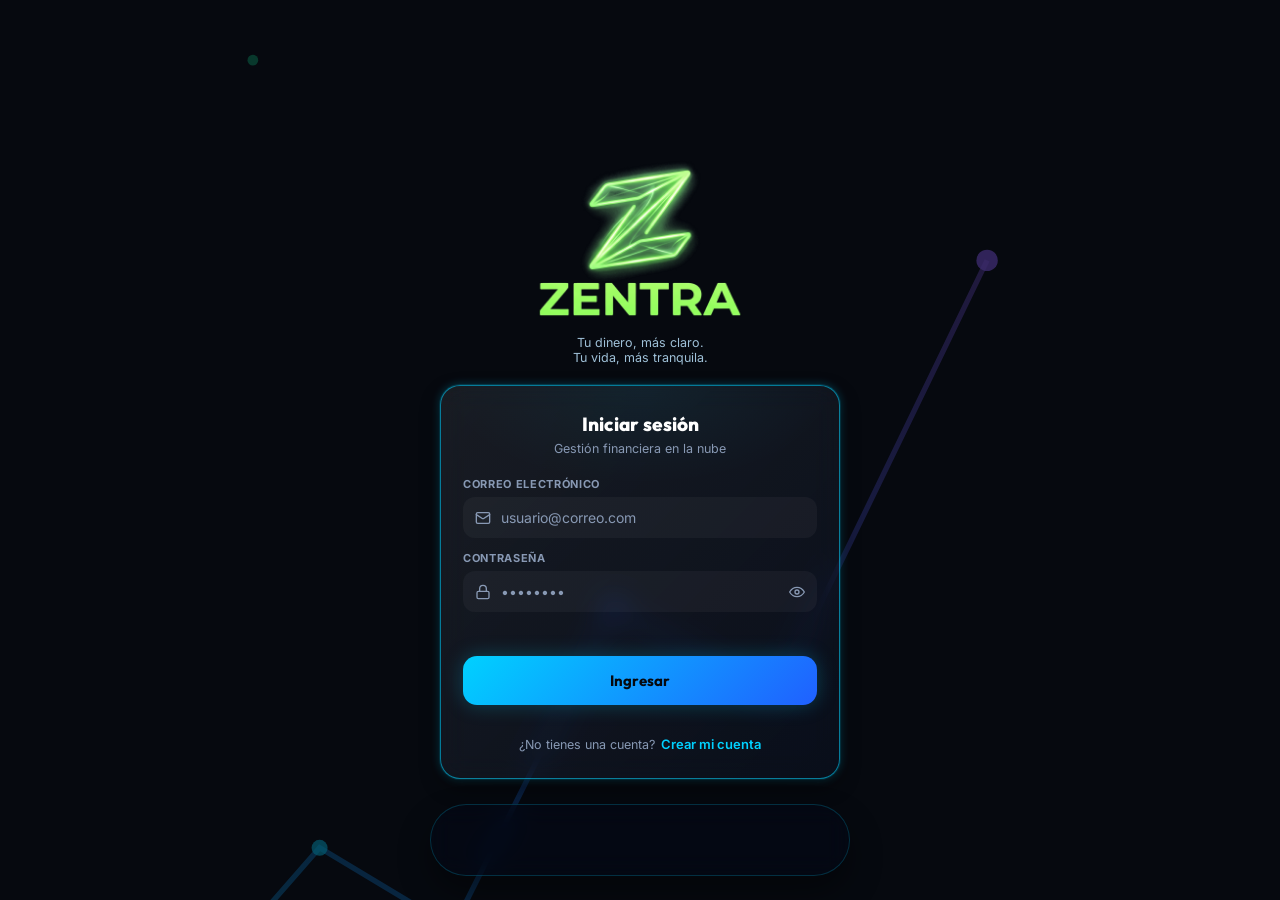
<file: index.html>
<!DOCTYPE html>
<html lang="es">
<head>
  <meta charset="UTF-8">
  <meta name="viewport" content="width=device-width, initial-scale=1.0, maximum-scale=1.0, user-scalable=no">
  <title>Zentra</title>
  <link rel="icon" type="image/png" sizes="32x32" href="./assets/branding/favicon-32.png?v=20260920">
  <link rel="icon" type="image/png" sizes="48x48" href="./assets/branding/favicon-48.png?v=20260920">
  <link rel="apple-touch-icon" href="./assets/branding/apple-touch-icon.png?v=20260920">
  <link rel="stylesheet" href="./css/variables.css?v=20260920">
  <link rel="stylesheet" href="./css/main.css?v=20260920">
  <style>
    html, body { overflow-x:hidden !important; width:100%; max-width:100vw; position:relative; touch-action:pan-y; box-sizing:border-box; margin:0; padding:0; }
    #view { width:100%; box-sizing:border-box; padding-left:16px; padding-right:16px; }
    .hero { width:100%; box-sizing:border-box; margin-left:0; margin-right:0; }
    ::-webkit-scrollbar { width:4px; }
    ::-webkit-scrollbar-track { background:transparent; }
    ::-webkit-scrollbar-thumb { background:rgba(255,255,255,.2); border-radius:8px; }
    button[data-action="export-backup"], button[data-action="import-backup"], button[data-action="reset-data"] { display:none !important; }
    #boot-error { display:none; min-height:100vh; box-sizing:border-box; padding:40px 20px; align-items:center; justify-content:center; background:#020408; color:#fff; font-family:-apple-system,BlinkMacSystemFont,"Segoe UI",sans-serif; }
    #boot-error-card { width:100%; max-width:520px; box-sizing:border-box; padding:24px; border-radius:24px; background:#0b1326; border:1px solid rgba(244,63,94,.45); box-shadow:0 20px 60px rgba(0,0,0,.5); }
    #boot-error-title { font-size:20px; font-weight:800; margin-bottom:10px; color:#ff4d6d; }
    #boot-error-message { font-size:13px; line-height:1.5; color:#cbd5e1; word-break:break-word; white-space:pre-wrap; }
  </style>
</head>
<body>
  <div id="root">
    <div id="view"></div>
    <nav id="tabbar" class="tabbar"></nav>
    <div id="overlays"></div>
  </div>
  <input type="file" id="import-file" style="display:none" accept=".json">
  <input type="file" id="global-camera-input" style="display:none" accept="image/*" capture="environment">
  <div id="boot-error">
    <div id="boot-error-card">
      <div id="boot-error-title">Error al iniciar Zentra</div>
      <div id="boot-error-message">Cargando la aplicación...</div>
    </div>
  </div>
  <script>
    (async function () {
      try {
        await import('./js/app.js?v=20260920-0100');
      } catch (error) {
        console.error('Error cargando Zentra:', error);
        document.getElementById('view').innerHTML = '';
        document.getElementById('tabbar').innerHTML = '';
        document.getElementById('overlays').innerHTML = '';
        document.getElementById('boot-error-message').textContent = error?.stack || error?.message || String(error);
        document.getElementById('boot-error').style.display = 'flex';
      }
    })();
  </script>
</body>
</html>
</file>
<file: css/variables.css>
@import url('https://fonts.googleapis.com/css2?family=Outfit:wght@300;400;500;600;700;800&family=Inter:wght@300;400;500;600;700&family=JetBrains+Mono:wght@400;500;600&display=swap');

:root{
  /* =====================================================================
     TOKENS — trasladados de figma_mis_finanzas/src/index.css (fuente de
     verdad visual). Se conservan los NOMBRES de variable ya usados en
     main.css para no tener que reescribir cada regla; solo se corrigen
     los VALORES para que coincidan exactamente con Figma.
     ===================================================================== */
  --bg:#06090f;
  /* LIQUID GLASS (FASE 1B.4): superficie realmente translúcida — antes
     rgba(...,0.82) era casi opaca. Con backdrop-filter blur+saturate en la
     regla base de las tarjetas, esto deja intuir el fondo detrás. */
  --card: linear-gradient(135deg, rgba(255, 255, 255, 0.08) 0%, rgba(13, 20, 36, 0.5) 100%);
  --card-alt:rgba(13, 20, 36, 0.45);
  /* FASE 1B.6: menos blur, más definición — "NEON EN LOS BORDES > BLUR EN
     LAS SUPERFICIES". Antes blur(28px) saturate(160%) lavaba el contraste. */
  --glass-blur: blur(14px) saturate(140%);
  --ink:#F0F4FC; --ink-muted:#8899B4;
  --line:rgba(0, 209, 255, 0.2);
  --violet:#00D1FF; --violet-dark:#0284C7; --pink:#00D1FF;
  --income:#10B981; --income-bg:rgba(16, 185, 129, 0.15);
  --expense:#E11D48; --expense-bg:rgba(225, 29, 72, 0.12);
  --amber:#F59E0B; --amber-bg:rgba(245, 158, 11, 0.15);
  /* Sombra oscura y contenida (antes 40px de blur, demasiado grande) */
  --shadow: 0 8px 22px 0 rgba(0, 0, 0, 0.45);
  --border-glass: 1px solid rgba(255, 255, 255, 0.08);
  /* Glow de precisión: capa ajustada al tamaño real del elemento (chip, dot,
     icono) en vez de un halo grande y difuso. Ver sección 15 de FASE 1B.3. */
  --glow-cyan: 0 0 8px rgba(0, 209, 255, 0.3), 0 0 1px rgba(255, 255, 255, 0.2);

  /* =====================================================================
     SISTEMA VISUAL GLOBAL — Neon futurista + Glassmorphism (Mis Finanzas)
     Se usa en TODAS las pantallas (Dashboard, Movimientos, Créditos,
     Categorías, Facturas, menú +, sheets/modales, dock).
     ===================================================================== */
  --dash-deep:#080C15;
  /* Translúcidos (antes hex sólidos): el balance-card usa estos tonos en su
     gradiente de fondo y debe seguir siendo Liquid Glass, no una caja opaca. */
  --dash-surface:rgba(13, 20, 32, 0.55);
  --dash-surface-elevated:rgba(14, 22, 38, 0.6);
  --dash-border-neon:rgba(0, 209, 255, 0.2);

  --neon-cyan:#00D1FF;
  --neon-blue:#2060FF;
  --neon-violet:#8B5CF6;
  --neon-accent:#00D1FF;
  /* FASE 1B.6: valores más vivos/eléctricos (antes duplicaban --income/
     --expense, tonos apagados). --income/--expense siguen igual para
     montos de transacciones; estos tokens son para acentos/bordes/glow. */
  --neon-green:#10F5A0;
  --neon-red:#FF1744;
  --neon-pink:#FF2D8D;
  --acid-green:#B6FF00;
  --neon-orange:#FF7A00;
  --wine:#9B1239;

  /* Glow ambiental para superficies (cards, sheets): muy sutil, de fondo */
  --glow-ambient: 0 0 22px rgba(0, 209, 255, 0.05);

  /* Retroiluminación de tarjetas (FASE 1B.3): gradiente radial tenue para
     ::before, no un box-shadow único y grande. Color semántico por tarjeta. */
  --ambient-cyan: radial-gradient(ellipse 70% 60% at 50% 0%, rgba(0, 209, 255, 0.055), transparent 70%);
  --ambient-green: radial-gradient(ellipse 70% 60% at 50% 0%, rgba(16, 245, 160, 0.06), transparent 70%);
  --ambient-red: radial-gradient(ellipse 70% 60% at 50% 0%, rgba(255, 23, 68, 0.05), transparent 70%);
  --ambient-violet: radial-gradient(ellipse 70% 60% at 50% 0%, rgba(139, 92, 246, 0.055), transparent 70%);
  --ambient-pink: radial-gradient(ellipse 70% 60% at 50% 0%, rgba(255, 45, 141, 0.055), transparent 70%);

  /* Glow selectivo: solo para acciones/estados activos/gráficos/botón + */
  --glow-cyan-strong: 0 0 10px rgba(0, 209, 255, 0.25);
  --glow-blue: 0 0 8px rgba(32, 96, 255, 0.35), 0 0 18px rgba(32, 96, 255, 0.12);
  --glow-purple: 0 0 20px rgba(139, 92, 246, 0.2);
  --glow-green: 0 0 16px rgba(16, 185, 129, 0.2);
  --glow-red: 0 0 7px rgba(225, 29, 72, 0.3), 0 0 16px rgba(225, 29, 72, 0.12);

  /* ---- NEON GLASS (FASE 1B.6): bordes retroiluminados ----
     Aro fino + glow CEÑIDO al borde (radio pequeño/medio, nada de halos
     grandes). Reemplaza la idea de "glow ambiental grande" por un borde
     que se lee como un tubo de neon. Se combinan con una sombra oscura
     de profundidad en el box-shadow de cada tarjeta (ver main.css). */
  --border-neon-cyan: 1.5px solid rgba(0, 209, 255, 0.55);
  --glow-border-cyan: 0 0 0 1px rgba(0, 209, 255, 0.15), 0 0 10px rgba(0, 209, 255, 0.3);
  /* Variante sin blur para filas repetidas (listas de movimientos/
     categorías): un hairline de color, no un glow por fila. */
  --glow-border-cyan-soft: 0 0 0 1px rgba(0, 209, 255, 0.12);

  --border-neon-green: 1.5px solid rgba(16, 245, 160, 0.5);
  --glow-border-green: 0 0 0 1px rgba(16, 245, 160, 0.14), 0 0 10px rgba(16, 245, 160, 0.28);

  --border-neon-pink: 1.5px solid rgba(255, 45, 141, 0.5);
  --glow-border-pink: 0 0 0 1px rgba(255, 45, 141, 0.14), 0 0 10px rgba(255, 45, 141, 0.28);

  --border-neon-violet: 1.5px solid rgba(139, 92, 246, 0.5);
  --glow-border-violet: 0 0 0 1px rgba(139, 92, 246, 0.14), 0 0 10px rgba(139, 92, 246, 0.28);

  --border-neon-wine: 1.5px solid rgba(155, 18, 57, 0.55);
  --glow-border-wine: 0 0 0 1px rgba(155, 18, 57, 0.16), 0 0 10px rgba(155, 18, 57, 0.3);

  --border-neon-red: 1.5px solid rgba(255, 23, 68, 0.5);
  --glow-border-red: 0 0 0 1px rgba(255, 23, 68, 0.14), 0 0 10px rgba(255, 23, 68, 0.28);

  /* Sombra de profundidad: oscura y contenida, no un halo blanco/grande */
  --shadow-depth: 0 8px 20px rgba(0, 0, 0, 0.45);

  --dash-text:#F0F4FC;
  --dash-text-muted:#8899B4;

  --radius-sm:8px; --radius-md:16px; --radius-lg:20px; --radius-xl:24px;
}
*{box-sizing:border-box;-webkit-tap-highlight-color:transparent;}
button,a,input,select,textarea,.fab-center,.fab-menu-item,[data-action]{touch-action:manipulation;}
html,body{
  margin:0;padding:0;background:var(--bg);color:var(--ink);
  font-family:'Inter',-apple-system,BlinkMacSystemFont,"SF Pro Text",system-ui,sans-serif;
  -webkit-font-smoothing:antialiased; overflow-x:hidden; height:100%;
  touch-action:pan-y;
}
h1,h2,h3,.section-title,.font-display{font-family:'Outfit','Inter',sans-serif;}
.font-mono{font-family:'JetBrains Mono',monospace;}
#root{
  max-width:480px;margin:0 auto;height:100dvh;height:100vh;
  position:relative;display:flex;flex-direction:column;overflow:hidden;
}
#view{
  flex:1;overflow-y:auto;overflow-x:hidden;touch-action:pan-y;
  padding:1.5rem 1rem 120px; position:relative;z-index:2; overscroll-behavior-y:contain;
}

/* Responsive desktop/tablet: el diseño móvil (<768px) queda intacto.
   A partir de aquí solo ampliamos el ancho de #root para aprovechar
   pantallas grandes; el contenido interno (tarjetas, hero, dock) no
   cambia de diseño, solo dispone de más aire y, donde ya existe una
   grid (.list-container, .balance-metrics), más columnas. */
@media (min-width:768px){
  #root{ max-width:640px; }
}
@media (min-width:1024px){
  #root{ max-width:1100px; }
}
h1,h2,h3,p{margin:0;}
button{font-family:inherit;border:none;background:none;cursor:pointer;color:inherit;user-select:none;-webkit-user-select:none;}
input, select{font-family:inherit;}
</file>
<file: css/main.css>
.icon{width:1em;height:1em;display:flex;align-items:center;justify-content:center;pointer-events:none;}
.icon svg{width:100%;height:100%;pointer-events:none;display:block;}

.orb{position:absolute;width:320px;height:320px;border-radius:160px;pointer-events:none;z-index:1;filter:blur(70px);opacity:0.65;will-change:transform;}
.orb-cyan{background:rgba(6, 182, 212, 0.25);top:5px;right:-70px;}
.orb-blue{background:rgba(37, 99, 235, 0.28);bottom:60px;left:-70px;}

/* .hero-clip aísla lo que SÍ debe recortarse (escena/gradiente de fondo)
   en una capa propia con overflow:hidden — así .hero (el contenedor real)
   puede quedar en overflow:visible y dejar que .hero-zentra-symbol (Z
   grande, ver más abajo), como descendiente normal de .hero posicionado
   de forma absoluta, sobresalga ligeramente de su borde inferior sin ser
   recortada. Intento anterior (un wrapper .hero-frame con la Z como
   HERMANA de .hero) resultó, en prueba real de iPhone, en una Z que se
   renderizaba separada/debajo del hero en vez de superpuesta — ambigüedad
   de stacking entre elementos hermanos de contenedores distintos. Con la
   Z como descendiente directo de .hero (mismo contexto de apilamiento que
   .hero-content, que YA se sabe que funciona bien sobre el fondo) esa
   ambigüedad desaparece. */
.hero{
  position:relative;
  margin:0 -1rem 1.5rem;
  color:#fff;
  box-shadow: none;
  overflow:visible;
  z-index:2;
}
.hero-clip{
  position:absolute;
  inset:0;
  background:var(--card);
  backdrop-filter:blur(25px);
  -webkit-backdrop-filter:blur(25px);
  border-radius:0 0 28px 28px;
  border-bottom: var(--border-glass);
  overflow:hidden;
  z-index:0;
}
.hero-content{position:relative;z-index:2;padding:1.8rem 1.4rem 1.5rem;}
.hero-main{display:flex;align-items:center;justify-content:space-between;gap:12px;}
/* FASE 1B.8: se eliminaron las reglas heredadas ".hero h1" / ".hero p"
   (header genérico muy antiguo, ya sin markup que las use). Por
   especificidad — "​.hero h1"/".hero p" (clase+tipo) pesan más que
   ".hero-greeting"/".hero-quote" (una sola clase) — ganaban en cascada y
   silenciosamente forzaban color:var(--ink-muted) en el subtítulo aunque
   .hero-quote definiera un color distinto más abajo. Esa colisión era la
   causa real del "gris apagado" reportado, no el valor de .hero-quote. */

/* Sección 6/8 (rediseño del header): la nube pasa al lado izquierdo y se
   vuelve deliberadamente pequeña/discreta — es información técnica
   secundaria (estado de sincronización), nunca debe competir con el
   energy mark, que es el elemento de identidad. */
.cloud-status-badge{display:flex;align-items:center;justify-content:center;width:26px;height:26px;border-radius:9px;background:rgba(255,255,255,0.05);border:1px solid var(--border-glass);flex-shrink:0;gap:0;position:relative;}
.cloud-status-icon{font-size:12px;line-height:1;color:var(--ink-muted);}
.cloud-status-dot{position:absolute;top:3px;right:3px;width:5px;height:5px;border-radius:50%;background:var(--ink-muted);transition:background-color 0.3s ease;}
.cloud-status-dot--ok{background:var(--income);box-shadow:0 0 4px 1px rgba(16,185,129,0.5);}
.cloud-status-dot--syncing{background:var(--amber);}
.cloud-status-dot--error{background:var(--expense);}
.cloud-status-dot--offline, .cloud-status-dot--unknown{background:var(--ink-muted);}

.banner{margin:0 0 .75rem;font-size:.75rem;border-radius:14px;padding:.65rem .8rem;}
.banner--warn{background:var(--expense-bg);color:var(--expense);border:1px solid rgba(244,63,94,0.3);}
.floating-banner{margin:0;background:rgba(11,19,38,0.95);border:1px solid rgba(244,63,94,0.45);box-shadow:0 8px 24px rgba(0,0,0,0.45);font-weight:600;}

/* Sección 2/3, FASE 1B.7: regla ÚNICA y reutilizable para TODOS los
   títulos de sección del Dashboard (y del resto de la app, que ya
   compartía esta clase) — mismo font-family/size/weight/line-height/
   letter-spacing/alineación e icono con el mismo tratamiento. .mom-title
   ("Comparativa Mes a Mes") se une a la MISMA regla en vez de tener sus
   propios valores (15px/800 vs 18px/700): esa diferencia era justamente
   la inconsistencia reportada. El padding-left:24px alinea los títulos
   sueltos en #view con los que viven dentro de una tarjeta (.card/
   .balance-card ya aportan esos 24px con su propio padding, por eso se
   cancela ahí). */
.section-title, .mom-title{
  display:flex;
  align-items:center;
  gap:8px;
  font-family:'Outfit','Inter',sans-serif;
  font-size:18px;
  font-weight:700;
  line-height:1.25;
  letter-spacing:-0.5px;
  color:#FFFFFF;
}
.section-title{ margin-bottom:16px; padding-left:24px; }
.card > .section-title, .balance-card > .section-title{ padding-left:0; }
.section-title .icon, .mom-title .icon{
  width:17px;
  height:17px;
  flex-shrink:0;
  color: var(--neon-cyan);
}
.empty-hint{font-size:12.5px;color:var(--ink-muted);padding:.4rem 0;}

/* ---- NEON GLASS: superficie base de todas las tarjetas principales ----
   FASE 1B.6: "neon en los bordes > blur en las superficies". Fondo oscuro
   translúcido + borde visible con glow CEÑIDO (var(--glow-border-cyan) por
   defecto; cada tarjeta afina su color de neon más abajo, en la sección
   "SISTEMA VISUAL GLOBAL") + sombra oscura de profundidad. Sin inset
   blanco: esa era la fuente de la "luz blanca difusa" sobre las tarjetas. */
.balance-card, .card, .mom-card, .credit-card, .search-box, .settings-list, .data-box{
  background:var(--card);
  backdrop-filter: var(--glass-blur);
  -webkit-backdrop-filter: var(--glass-blur);
  border-radius:20px;
  border: var(--border-neon-cyan);
  box-shadow: var(--shadow-depth), var(--glow-border-cyan);
  transition: border-color 0.2s ease, box-shadow 0.2s ease, background 0.2s ease;
  position:relative;
  isolation:isolate;
}

.balance-card{padding:24px;margin-bottom:16px;overflow:hidden;}
.balance-label{color:var(--ink-muted);font-size:12px;font-weight:700;text-transform:uppercase;letter-spacing:1.2px;}
.balance-amount{font-family:'Outfit',sans-serif;font-size:42px;font-weight:900;letter-spacing:-1.5px;margin-top:12px;text-shadow:0 0 25px rgba(6,182,212,0.25);}
.balance-month{color:var(--ink-muted);font-size:11px;margin-top:2px;margin-bottom:20px;text-transform:capitalize;}

.balance-metrics{display:grid;grid-template-columns:1fr 1fr;gap:12px;margin-top:14px;padding-top:16px;border-top:1px solid rgba(0, 217, 255, 0.2);}
.b-metric{display:flex;flex-direction:column;gap:4px;background:rgba(2, 6, 23, 0.6);padding:14px;border-radius:20px;border:1px solid rgba(0, 217, 255, 0.2);}
.b-metric .lbl{font-size:10px;color:var(--ink-muted);font-weight:700;text-transform:uppercase;}
.b-metric .val{font-family:'Outfit',sans-serif;font-size:14px;font-weight:800;text-shadow:0 0 2.5px currentColor;}
.b-metric .val.inc{color:var(--income);}
.b-metric .val.exp{color:var(--expense);}
.b-metric .val.sav{color:var(--violet);}

.quick-grid{display:flex;flex-wrap:wrap;gap:12px;margin:14px 0 20px;justify-content:space-between;}
.quick-btn{
  display:flex;flex-direction:column;align-items:center;justify-content:center;gap:8px;
  width:30%;padding:16px 8px;border-radius:24px;
  background:var(--card);backdrop-filter: var(--glass-blur);
  box-shadow: var(--shadow-depth), var(--glow-border-cyan-soft);
  border: 1px solid rgba(0, 209, 255, 0.35);
  transition: transform 0.15s ease, box-shadow 0.15s ease, border-color 0.15s ease;
}
.quick-btn:active {transform:scale(0.92); box-shadow: var(--shadow-depth), var(--glow-border-cyan);}
.quick-btn .em{width:40px;height:40px;border-radius:14px;display:flex;align-items:center;justify-content:center;}
.quick-btn .em .icon{width:20px;height:20px;}
.quick-btn .nm{font-size:11px;font-weight:600;text-align:center;line-height:1.2;color:#FFFFFF;word-break:break-word;}

.card{padding:24px;margin-bottom:16px;}

.burn-card{background:rgba(15, 23, 42, 0.8);border-radius:20px;padding:16px;margin-bottom:14px;display:flex;align-items:center;justify-content:space-between;border:1px solid rgba(0, 217, 255, 0.25);}
.burn-info{display:flex;flex-direction:column;gap:4px;}
.burn-lbl{font-size:10px;font-weight:700;color:var(--ink-muted);text-transform:uppercase;letter-spacing:1px;}
.burn-val{font-family:'Outfit',sans-serif;font-size:18px;font-weight:850;letter-spacing:-0.5px;}
.burn-status{font-size:10px;font-weight:700;padding:6px 12px;border-radius:20px;text-transform:uppercase;}
.burn-status.ok{background:rgba(52, 211, 153, 0.15);color:var(--income);border:1px solid rgba(52, 211, 153, 0.4);}
.burn-status.warn{background:rgba(245, 158, 11, 0.15);color:var(--amber);border:1px solid rgba(245, 158, 11, 0.4);}
.burn-status.alert{background:var(--expense-bg);color:var(--expense);border:1px solid rgba(244, 63, 94, 0.4);}

.runway-card{background:rgba(2, 6, 23, 0.7);color:#fff;border-radius:20px;padding:16px;display:flex;align-items:center;gap:14px;margin-top:10px;border:1px solid rgba(0, 217, 255, 0.25);}
.runway-icon{font-size:24px;background:rgba(6, 182, 212, 0.1);width:44px;height:44px;border-radius:14px;display:flex;align-items:center;justify-content:center;flex-shrink:0;border:1px solid rgba(6, 182, 212, 0.3);box-shadow:var(--glow-cyan);}
.runway-main{flex:1;}
.runway-lbl{font-size:10px;opacity:0.8;font-weight:700;text-transform:uppercase;letter-spacing:1px;color:var(--ink-muted);}
.runway-val{font-family:'Outfit',sans-serif;font-size:15px;font-weight:800;margin-top:2px;}
.runway-val span{color:var(--pink);font-size:16px;}

.cat-row{margin-bottom:14px;}
.cat-row .top{display:flex;justify-content:space-between;font-size:13px;font-weight:600;}
.bar-track{height:8px;border-radius:4px;background:rgba(2, 6, 23, 0.8);margin-top:6px;overflow:hidden;border:1px solid var(--dash-border-neon);}
.bar-fill{height:100%;border-radius:4px;box-shadow:0 0 6px rgba(0, 217, 255, 0.3);}

.pie-layout{display:flex;align-items:center;gap:18px;padding:5px 0 2px;}
.pie-chart{width:130px;height:130px;flex:0 0 130px;position:relative;overflow:hidden;}
.pie-chart svg{width:100%;height:100%;display:block;overflow:visible;}
.pie-center{position:absolute;inset:0;display:flex;flex-direction:column;align-items:center;justify-content:center;pointer-events:none;text-align:center;}
.pie-center strong{font-family:'Outfit',sans-serif;font-size:16px;font-weight:900;color:var(--ink);line-height:1.1;letter-spacing:-0.5px;}
.pie-center span{font-size:9px;color:var(--ink-muted);margin-top:2px;font-weight:700;text-transform:uppercase;letter-spacing:1px;}
.pie-legend{flex:1;min-width:0;display:flex;flex-direction:column;gap:8px;}
.pie-legend-row{display:flex;align-items:center;gap:8px;min-width:0;}
.pie-dot{width:8px;height:8px;border-radius:2px;flex:0 0 8px;}
.pie-name{font-size:11px;white-space:nowrap;overflow:hidden;text-overflow:ellipsis;flex:1;color:var(--ink-muted);}
.pie-pct{font-family:'JetBrains Mono',monospace;font-size:11px;font-weight:600;flex-shrink:0;color:#FFFFFF;}

.mom-card{padding:20px;margin-top:16px;overflow:hidden;}
.mom-header{display:flex;align-items:center;justify-content:space-between;margin-bottom:14px;}
.mom-dots{display:flex;gap:6px;}
.mom-dot{width:6px;height:6px;border-radius:50%;background:rgba(0, 217, 255, 0.2);transition:background .3s;}
.mom-dot.active{background:var(--violet);box-shadow:var(--glow-cyan);}
.mom-carousel{position:relative;height:115px;overflow:hidden;}
.mom-track{display:flex;transition:transform 0.4s ease;height:100%;}
.mom-slide{min-width:100%;padding:0 2px;display:flex;flex-direction:column;justify-content:center;}
.mom-slide-grid{display:grid;grid-template-columns:1fr 1fr;gap:12px;}
.mom-box{background:rgba(15, 23, 42, 0.8);padding:14px;border-radius:20px;border:1px solid rgba(0, 217, 255, 0.25);}
.mom-box .lbl{font-size:10px;color:var(--ink-muted);font-weight:700;text-transform:uppercase;letter-spacing:1px;}
.mom-box .val{font-family:'Outfit',sans-serif;font-size:15px;font-weight:850;margin-top:4px;}
.mom-box .delta{font-size:11px;font-weight:700;margin-top:2px;}
.mom-box .delta.up{color:var(--expense);}
.mom-box .delta.down{color:var(--income);}
.mom-box .delta.neutral{color:var(--ink-muted);}
.mom-single{background:rgba(15, 23, 42, 0.8);padding:16px;border-radius:20px;border:1px solid rgba(0, 217, 255, 0.25);text-align:center;}
.mom-single .lbl{font-size:10px;color:var(--ink-muted);font-weight:700;text-transform:uppercase;letter-spacing:1px;}
.mom-single .val{font-family:'Outfit',sans-serif;font-size:24px;font-weight:900;margin-top:4px;letter-spacing:-0.5px;text-shadow:0 0 3px currentColor;}
.mom-single .sub{font-size:11px;color:var(--ink-muted);margin-top:4px;}
.mom-insight{background:rgba(245, 158, 11, 0.12);border-radius:16px;padding:12px;font-size:12px;color:#FCD34D;line-height:1.4;display:flex;gap:10px;align-items:flex-start;margin-top:14px;border:1px solid rgba(245, 158, 11, 0.3);}
.mom-insight .icon{width:16px;height:16px;flex-shrink:0;margin-top:1px;}

.glass-stat{border-radius:16px;padding:14px;border:1px solid var(--dash-border-neon);backdrop-filter:var(--glass-blur);-webkit-backdrop-filter:var(--glass-blur);position:relative;overflow:hidden;}
.glass-stat-lbl{font-size:10px;font-weight:600;letter-spacing:0.08em;text-transform:uppercase;margin-bottom:6px;}
.glass-stat-val{font-family:'Outfit',sans-serif;font-size:18px;font-weight:800;text-shadow:0 0 3px currentColor;}

.search-box{display:flex;align-items:center;gap:10px;padding:14px 18px;margin-bottom:14px;}
.search-box input{flex:1;border:none;background:transparent;outline:none;font-size:14px;color:var(--ink);}

.filter-row{display:flex;gap:10px;margin-bottom:16px;flex-wrap:wrap;}
.chip{padding:10px 18px;border-radius:20px;font-size:13px;font-weight:700;background:var(--card);backdrop-filter:blur(20px);color:var(--ink-muted);box-shadow:var(--shadow);border:1px solid var(--dash-border-neon);cursor:pointer;transition:background-color 0.15s ease, border-color 0.15s ease, color 0.15s ease, box-shadow 0.15s ease;}
.chip.selected{background:var(--violet);color:#020617;box-shadow:var(--glow-cyan);border-color:var(--neon-cyan);}

/* Filas como tarjetas Liquid Glass individuales y separadas (Sección 19,
   FASE 1B.4), en vez de un único contenedor con divisores internos. */
.list-container{display:flex;flex-direction:column;gap:8px;margin-bottom:12px;}
.list-container:empty{display:none;}

.tx-item, .cat-item{
  width:100%;display:flex;align-items:center;gap:12px;
  border-radius:16px;padding:14px 16px;
  background:var(--card);
  backdrop-filter: var(--glass-blur);
  -webkit-backdrop-filter: var(--glass-blur);
  /* Fila de lista: borde visible pero sin el glow difuso reservado para
     las tarjetas protagonistas (evita "pared de neon" en listas largas). */
  box-shadow: 0 4px 14px rgba(0,0,0,0.28), var(--glow-border-cyan-soft);
  text-align:left;
  border: 1px solid rgba(0, 209, 255, 0.35);
  transition: background 0.15s ease, border-color 0.15s ease, transform 0.15s ease;
}
.tx-item:active, .cat-item:active{transform:scale(0.98);background:rgba(255,255,255,0.05);}
.avatar{width:42px;height:42px;border-radius:12px;display:flex;align-items:center;justify-content:center;flex-shrink:0;font-size:18px;border:1px solid rgba(0, 209, 255, 0.15);}
.tx-main{flex:1;min-width:0;}
.tx-title{font-size:15px;font-weight:700;white-space:nowrap;overflow:hidden;text-overflow:ellipsis;color:#FFFFFF;}
.tx-sub{font-size:12px;color:var(--ink-muted);white-space:nowrap;overflow:hidden;text-overflow:ellipsis;margin-top:2px;}
.tx-amount{font-family:'JetBrains Mono',monospace;font-size:14px;font-weight:700;flex-shrink:0;}
.tx-amount.income{color:var(--income);}
.tx-amount.expense{color:var(--expense);}
.empty-state{text-align:center;padding:3rem 0;color:var(--ink-muted);font-size:14px;}

.new-cat-btn{width:100%;display:flex;align-items:center;justify-content:center;gap:8px;border-radius:20px;padding:16px;background:var(--violet);color:#020617;font-size:15px;font-weight:800;margin-bottom:20px;box-shadow:var(--glow-cyan);}
.cat-item .cat-name{font-size:15px;font-weight:700;display:flex;align-items:center;gap:8px;color:#FFFFFF;}
.cat-item .cat-budget{font-size:12px;color:var(--ink-muted);margin-top:2px;}
.cat-item .cat-budget-row{display:flex;justify-content:space-between;font-size:10px;color:var(--ink-muted);}
.cat-item .cat-total{font-size:14px;font-weight:700;font-family:'JetBrains Mono',monospace;color:var(--ink-muted);margin-right:4px;}
.star-badge{font-size:10px;background:var(--amber-bg);color:var(--amber);padding:3px 8px;border-radius:20px;font-weight:800;border:1px solid rgba(245, 158, 11, 0.4);}
.fixed-badge{font-size:10px;background:rgba(6, 182, 212, 0.15);color:var(--violet);padding:3px 8px;border-radius:20px;font-weight:800;border:1px solid rgba(6, 182, 212, 0.4);}

.credit-card{padding:18px;margin-bottom:12px;}
.credit-head{display:flex;justify-content:space-between;align-items:flex-start;margin-bottom:12px;}
.credit-icon{width:40px;height:40px;border-radius:12px;display:flex;align-items:center;justify-content:center;flex-shrink:0;}
.credit-icon .icon{width:18px;height:18px;}
.credit-title{font-family:'Outfit',sans-serif;font-size:14px;font-weight:700;color:#FFFFFF;}
.credit-sub{font-size:11px;color:var(--ink-muted);margin-top:2px;}
.credit-type-badge{display:inline-flex;align-items:center;padding:3px 10px;border-radius:100px;font-size:9px;font-weight:600;letter-spacing:0.03em;text-transform:uppercase;}
.credit-type-badge.against{background:var(--expense-bg);color:var(--expense);border:1px solid rgba(225,29,72,0.25);}
.credit-type-badge.favor{background:var(--income-bg);color:var(--income);border:1px solid rgba(16,185,129,0.25);}
.credit-values{display:flex;justify-content:space-between;align-items:baseline;margin:12px 0 6px;font-size:12px;color:var(--ink-muted);}
.credit-pending{font-family:'Outfit',sans-serif;font-weight:900;font-size:18px;text-shadow:0 1px 2px rgba(0,0,0,0.35), 0 0 3px currentColor;}
.credit-pending.against{color:var(--wine);}
.credit-pending.favor{color:var(--neon-violet);}
.payment-item{display:flex;justify-content:space-between;align-items:center;background:rgba(15, 23, 42, 0.8);padding:10px 14px;border-radius:14px;font-size:12.5px;margin-top:8px;border:1px solid var(--dash-border-neon);}
.add-pay-btn{width:100%;padding:12px;border-radius:16px;background:rgba(0, 217, 255, 0.1);color:var(--neon-cyan);font-weight:800;font-size:13px;margin-top:12px;text-align:center;border:1px solid var(--dash-border-neon);}

.settings-list{padding:6px;}
.settings-row{width:100%;display:flex;justify-content:space-between;align-items:center;padding:14px 16px;border-radius:18px;font-size:14px;color:#FFFFFF;}
.settings-row.active{background:rgba(0, 217, 255, 0.12);color:var(--pink);font-weight:700;}
.data-box{padding:20px;font-size:14px;}
.data-box .row{display:flex;justify-content:space-between;padding:6px 0;border-bottom:1px solid rgba(0, 217, 255, 0.1);}
.data-box .row:last-child{border-bottom:none;}
.data-box .row .muted{color:var(--ink-muted);}
.danger-btn{width:100%;border-radius:20px;padding:16px;font-weight:800;background:var(--expense-bg);color:var(--expense);margin-top:10px;border:1px solid rgba(244,63,94,0.4);}
.secondary-btn{width:100%;border-radius:20px;padding:16px;font-weight:800;background:var(--card);box-shadow:var(--shadow);margin-top:10px;border:var(--border-glass);color:#FFFFFF;}

/* Barra Inferior (Dock iOS) con botón + 100% centrado matemáticamente */
.tabbar{
  position:fixed;
  left:50%;
  bottom: max(24px, env(safe-area-inset-bottom));
  transform:translateX(-50%);
  width: 92%; 
  max-width: 420px; 
  z-index:90;
  display:flex;
  justify-content:space-around;
  align-items:center;
  background: rgba(11, 19, 38, 0.45);
  backdrop-filter: blur(12px) saturate(150%);
  -webkit-backdrop-filter: blur(12px) saturate(150%);
  border: 1px solid rgba(255, 255, 255, 0.1);
  border-radius: 40px;
  height: 72px;
  padding: 0 8px;
  box-shadow: 0 20px 40px rgba(0, 0, 0, 0.4), inset 0 1px 0 rgba(255, 255, 255, 0.08);
}

.tab-btn{
  display:flex;flex-direction:column;align-items:center;justify-content:center;
  gap:4px;flex:1;height:100%;
  color:var(--ink-muted);
  transition: transform 0.2s, color 0.2s;
}
.tab-btn:active { transform: scale(0.92); }

.tab-btn.active{
  color:var(--pink);
  text-shadow:0 0 5px rgba(0, 217, 255, 0.4);
}
.tab-btn .icon{width:22px;height:22px;}
.tab-btn span{font-size:10px;font-weight:600;}
.tab-btn.active span{font-weight:800;}

.center-fab-container {
  position: relative;
  flex: 1;
  display: flex;
  justify-content: center;
  align-items: center;
  height: 100%;
}
/* Núcleo luminoso del dock: identidad visual de la app (Sección 10).
   Capas: superficie con gradiente de 3 tonos, borde/glass, sombra ambiental
   de profundidad y un halo exterior aparte (.center-fab-container::before)
   para que la luz se perciba localizada, no como un círculo gigante. */
.fab-center {
  position: absolute;
  left: 50%;
  top: 50%;
  transform: translate(-50%, -50%);
  width: 54px;
  height: 54px;
  border-radius: 27px;
  /* Anillo de energía CYAN → BLUE → VIOLET (Sección 6, FASE 1B.4): truco de
     doble fondo — la primera capa (relleno) se recorta al padding-box, la
     segunda (conic-gradient) se recorta al border-box y solo se ve a
     través del borde transparente, formando un anillo multicolor real. */
  background:
    radial-gradient(circle at 35% 28%, #eafcff 0%, #8fe7ff 22%, #2f8fff 62%, #6c4cff 100%) padding-box,
    conic-gradient(from 180deg, #00D1FF, #2060FF, #8B5CF6, #00D1FF) border-box;
  border: 2.5px solid transparent;
  color: #020617;
  display: flex;
  align-items: center;
  justify-content: center;
  box-shadow:
    0 10px 24px rgba(4, 8, 16, 0.55),
    0 0 16px rgba(0, 209, 255, 0.4),
    0 0 26px rgba(124, 58, 237, 0.22),
    inset 0 1px 0 rgba(255,255,255,0.5);
  transition: transform 0.15s cubic-bezier(0.2, 0.8, 0.2, 1), box-shadow 0.2s ease;
  z-index: 100;
}

.fab-center:active {
  transform: translate(-50%, -50%) scale(0.94);
  box-shadow:
    0 6px 16px rgba(4, 8, 16, 0.5),
    0 0 22px rgba(0, 209, 255, 0.6),
    0 0 32px rgba(124, 58, 237, 0.32),
    inset 0 1px 0 rgba(255,255,255,0.55);
}

.fab-center.pulse-light {
  animation: fabGlowPulse 0.4s ease-out forwards;
}

@keyframes fabGlowPulse {
  0% { transform: translate(-50%, -50%) scale(1); box-shadow: 0 10px 24px rgba(4, 8, 16, 0.55), 0 0 16px rgba(0, 209, 255, 0.4), 0 0 26px rgba(124, 58, 237, 0.22); }
  40% { transform: translate(-50%, -50%) scale(0.92); box-shadow: 0 0 24px rgba(255, 255, 255, 0.6), 0 0 18px rgba(0, 209, 255, 0.8); background: #eaf9ff; border-color: #ffffff; }
  100% { transform: translate(-50%, -50%) scale(1); box-shadow: 0 10px 24px rgba(4, 8, 16, 0.55), 0 0 16px rgba(0, 209, 255, 0.4), 0 0 26px rgba(124, 58, 237, 0.22);
    background:
      radial-gradient(circle at 35% 28%, #eafcff 0%, #8fe7ff 22%, #2f8fff 62%, #6c4cff 100%) padding-box,
      conic-gradient(from 180deg, #00D1FF, #2060FF, #8B5CF6, #00D1FF) border-box;
    border-color: transparent;
  }
}

.fab-center .icon { width: 26px; height: 26px; pointer-events: none; }

/* Menú Desplegable */
.fab-menu-backdrop {
  position: fixed; inset: 0;
  background: rgba(2, 4, 8, 0.75);
  backdrop-filter: blur(5px); -webkit-backdrop-filter: blur(5px);
  z-index: 9999;
  display: flex; flex-direction: column;
  justify-content: flex-end; align-items: center;
  padding-bottom: 120px;
  opacity: 0; animation: fadeInMenu 0.3s ease forwards;
  touch-action: none;
}

.fab-menu-sheet {
  width: 100%; max-width: 430px;
  padding: 28px 20px 40px;
  background: rgba(8, 12, 21, 0.96);
  backdrop-filter: blur(32px) saturate(150%); -webkit-backdrop-filter: blur(32px) saturate(150%);
  border: 1px solid var(--border-glass);
  border-radius: 28px 28px 0 0;
  box-shadow: 0 -20px 50px rgba(0, 0, 0, 0.5);
  display: flex; flex-direction: column;
  opacity: 0; transform: translateY(20px) scale(0.98);
  animation: popInMenu 0.28s cubic-bezier(0.32, 0.72, 0, 1) forwards;
  overflow-x: hidden;
  touch-action: pan-y;
  overscroll-behavior: contain;
}

.fab-menu-backdrop.closing { animation: fadeOutMenu 0.35s ease forwards; }
.fab-menu-backdrop.closing .fab-menu-sheet { animation: popOutMenu 0.35s cubic-bezier(0.4, 0, 0.2, 1) forwards; }

.fab-menu-handle{ width:36px; height:4px; border-radius:2px; background:rgba(255,255,255,0.15); margin:0 auto 24px; }
.fab-menu-title{ font-size:11px; font-weight:600; letter-spacing:0.1em; text-transform:uppercase; color:var(--ink-muted); margin-bottom:16px; padding-left:4px; }
.fab-menu-grid{ display:grid; grid-template-columns:1fr 1fr; gap:12px; }

/* Sección 12A/12C, FASE 1B.7: opciones del menú desplegado con el mismo
   lenguaje neon premium del resto de la app — selector propio y aislado,
   NUNCA compartido con .fab-center (el botón + no vive dentro de
   .fab-menu-sheet, así que no hay forma de que esta regla lo alcance). */
.fab-menu-item {
  display: flex; flex-direction: column; align-items: flex-start; gap: 10px; width: 100%;
  padding: 16px; border-radius: 16px;
  background: rgba(255, 255, 255, 0.03);
  border: 1px solid rgba(0, 209, 255, 0.22);
  box-shadow: var(--glow-border-cyan-soft);
  color: #FFFFFF; cursor: pointer; text-align: left;
  transition: all 0.15s ease;
  transform: scale(1);
}

.fab-menu-item:active, .fab-menu-item.selected-pulse {
  transform: scale(0.97);
  border-color: rgba(0, 209, 255, 0.4);
}

.fab-menu-item * { pointer-events: none; }

.fab-menu-item-label{ display:block; font-size:14px; font-weight:600; color:var(--ink); margin-bottom:2px; }
.fab-menu-item-desc{ display:block; font-size:11px; color:var(--ink-muted); line-height:1.4; }

.fab-menu-item .icon-box {
  width: 36px; height: 36px; border-radius: 10px;
  display: flex; align-items: center; justify-content: center;
  font-size: 18px; flex-shrink: 0;
  margin: 0; padding: 0;
}
.fab-menu-item .icon-box .icon{ width:18px; height:18px; }
.fab-menu-item .icon-box .icon-box-img{ width:18px; height:18px; object-fit:contain; }

@keyframes fadeInMenu { from { opacity: 0; } to { opacity: 1; } }
@keyframes fadeOutMenu { from { opacity: 1; } to { opacity: 0; } }
@keyframes popInMenu { from { opacity: 0; transform: translateY(20px) scale(0.95); } to { opacity: 1; transform: translateY(0) scale(1); } }
@keyframes popOutMenu { from { opacity: 1; transform: translateY(0) scale(1); } to { opacity: 0; transform: translateY(20px) scale(0.95); } }

.overlay{position:fixed;inset:0;z-index:300;display:flex;align-items:flex-end;justify-content:center;background:rgba(2, 4, 8, 0.85);backdrop-filter:blur(10px); animation: fadeInMenu 0.3s ease;touch-action:none;overscroll-behavior:none;}
.overlay-center{align-items:center;padding:1.5rem;}
.sheet{
  width:100%;max-width:480px;background:#0B1326;border-radius:36px 36px 0 0;padding:1.5rem;max-height:88vh;overflow-y:auto;overflow-x:hidden;touch-action:pan-y;overscroll-behavior-y:contain;
  padding-bottom:max(2rem, env(safe-area-inset-bottom));
  border:1px solid var(--dash-border-neon);
  box-shadow: 0 -12px 32px rgba(0, 0, 0, 0.4), 0 0 24px rgba(0, 217, 255, 0.08);
  animation: slideUpMenu 0.4s cubic-bezier(0.2, 0.8, 0.2, 1);
}
.sheet-handle{width:36px;height:4px;border-radius:2px;background:rgba(255,255,255,0.15);margin:0 auto 20px;}
.sheet-head{display:flex;justify-content:space-between;align-items:center;margin-bottom:20px;}
.sheet-head h3{font-family:'Outfit',sans-serif;font-size:18px;font-weight:700;color:#FFFFFF;}
.sheet-head > button{width:32px;height:32px;border-radius:10px;background:rgba(255,255,255,0.04);border:1px solid var(--border-glass);display:flex;align-items:center;justify-content:center;color:var(--ink-muted);flex-shrink:0;}
.sheet-head > button .icon{width:14px;height:14px;}

@keyframes slideUpMenu { from { transform: translateY(100%); opacity: 0; } to { transform: translateY(0); opacity: 1; } }

/* ==========================================================
   ZEN (Fase 5A) — asistente financiero de solo lectura.
   Reutiliza .overlay/.sheet/.sheet-handle/.sheet-head tal cual (mismo
   lenguaje visual), solo añade lo propio del chat.
   ========================================================== */

.zen-sheet{
  max-width:520px;height:min(86vh,720px);display:flex;flex-direction:column;overflow-y:hidden;
}
.zen-title-spark{color:var(--neon-cyan);margin-right:2px;}
.zen-readonly-note{
  font-size:11px;color:var(--ink-muted);background:rgba(255,255,255,0.04);
  border:1px solid var(--border-glass);border-radius:10px;padding:8px 12px;margin-bottom:14px;
}

.zen-messages{
  flex:1;overflow-y:auto;overflow-x:hidden;display:flex;flex-direction:column;gap:10px;
  padding-bottom:8px;touch-action:pan-y;overscroll-behavior-y:contain;
}
.zen-bubble{
  max-width:88%;padding:10px 14px;border-radius:16px;font-size:14px;line-height:1.45;white-space:normal;
}
.zen-bubble--assistant{
  align-self:flex-start;background:rgba(255,255,255,0.06);border:1px solid var(--border-glass);color:var(--ink);
  border-bottom-left-radius:4px;
}
.zen-bubble--user{
  align-self:flex-end;background:linear-gradient(135deg, rgba(0,209,255,0.28), rgba(139,92,246,0.22));
  color:#fff;border-bottom-right-radius:4px;
}
.zen-bubble--loading{display:flex;gap:5px;align-items:center;padding:14px;}
.zen-bubble--loading span{
  width:6px;height:6px;border-radius:50%;background:var(--ink-muted);
  animation:zenDotPulse 1.1s infinite ease-in-out;
}
.zen-bubble--loading span:nth-child(2){animation-delay:0.15s;}
.zen-bubble--loading span:nth-child(3){animation-delay:0.3s;}
@keyframes zenDotPulse{0%,60%,100%{opacity:0.3;transform:scale(0.85);}30%{opacity:1;transform:scale(1);}}

.zen-suggestions{display:flex;flex-wrap:wrap;gap:8px;margin:6px 0 14px;}
.zen-suggestion-chip{
  padding:8px 14px;border-radius:16px;font-size:12.5px;font-weight:600;color:var(--ink-muted);
  background:rgba(255,255,255,0.04);border:1px solid var(--dash-border-neon);text-align:left;
}
.zen-suggestion-chip:active{background:rgba(0,209,255,0.1);color:var(--neon-cyan);}

.zen-input-row{display:flex;gap:8px;align-items:center;padding-top:10px;border-top:1px solid var(--border-glass);}
.zen-input-row input{
  flex:1;padding:12px 16px;border-radius:14px;border:1px solid var(--border-glass);
  background:rgba(255,255,255,0.04);font-size:14px;color:var(--ink);outline:none;
}
.zen-input-row input:focus{border-color:rgba(0,209,255,0.4);box-shadow:0 0 0 3px rgba(0,209,255,0.08);}
.zen-send-btn{
  width:42px;height:42px;flex-shrink:0;border-radius:14px;display:flex;align-items:center;justify-content:center;
  background:var(--neon-cyan);color:#020617;
}
.zen-send-btn .icon,.zen-send-btn svg{width:16px;height:16px;}
.zen-send-btn:disabled{opacity:0.4;}

.zen-viz{margin-top:2px;max-width:92%;align-self:flex-start;background:rgba(255,255,255,0.04);border:1px solid var(--border-glass);border-radius:14px;padding:12px 14px;}
.zen-viz-title{font-size:11px;font-weight:700;text-transform:uppercase;letter-spacing:0.5px;color:var(--ink-muted);margin-bottom:10px;}
.zen-bar-row{display:grid;grid-template-columns:72px 1fr auto;align-items:center;gap:8px;margin-bottom:8px;}
.zen-bar-label{font-size:11.5px;color:var(--ink-muted);white-space:nowrap;overflow:hidden;text-overflow:ellipsis;}
.zen-bar-track{height:8px;border-radius:4px;background:rgba(255,255,255,0.06);overflow:hidden;}
.zen-bar-fill{height:100%;border-radius:4px;background:linear-gradient(90deg, var(--neon-cyan), var(--neon-violet));}
.zen-bar-value{font-size:11px;font-family:'JetBrains Mono',monospace;color:var(--ink);white-space:nowrap;}
.zen-table{width:100%;border-collapse:collapse;font-size:11.5px;}
.zen-table th{text-align:left;color:var(--ink-muted);font-weight:700;padding:4px 6px;border-bottom:1px solid var(--border-glass);}
.zen-table td{padding:6px;border-bottom:1px solid rgba(255,255,255,0.04);color:var(--ink);}

.field{margin-bottom:18px;}
.field-label{font-size:12px;font-weight:700;color:var(--ink-muted);margin-bottom:8px;text-transform:uppercase;letter-spacing:1px;}
.field input, .field select{width:100%;padding:12px 16px;border-radius:12px;border:1px solid var(--border-glass);background:rgba(255,255,255,0.04);font-size:15px;color:var(--ink);outline:none;transition:border-color 0.2s, box-shadow 0.2s;}
.field input:focus{border-color:rgba(0,209,255,0.4);box-shadow:0 0 0 3px rgba(0,209,255,0.08);}
.field input::placeholder{color:var(--ink-muted);}

.type-toggle{display:flex;border-radius:18px;padding:4px;background:rgba(2, 6, 23, 0.8);margin-bottom:18px;border:1px solid rgba(0, 217, 255, 0.2);}
.type-toggle button{flex:1;padding:12px;border-radius:14px;font-size:14px;font-weight:700;color:var(--ink-muted);transition:all 0.2s;}
.type-toggle button.active-expense{background:var(--expense);color:#fff;box-shadow:0 0 15px rgba(244,63,94,0.4);}
.type-toggle button.active-income{background:var(--income);color:#020617;box-shadow:0 0 15px rgba(52,211,153,0.4);}
.type-toggle button.active-neutral{background:var(--violet);color:#020617;box-shadow:var(--glow-cyan);}

.chip-wrap{display:flex;flex-wrap:wrap;gap:10px;margin-top:8px;}
/* Selector de categoría (Sección 20, FASE 1B.4): grid de 3 columnas con
   icono arriba y texto abajo, como design_reference.png, en vez de chips
   horizontales. .pick-chip es exclusivo de este selector (un solo emisor
   en renderTxCatChips), así que se puede fijar su ancho sin afectar los
   demás usos de .chip-wrap (swatches/íconos de categoría). */
.pick-chip{
  display:flex;flex-direction:column;align-items:center;justify-content:flex-start;gap:8px;
  width:calc((100% - 20px) / 3);
  padding:14px 6px;border-radius:16px;font-size:11px;font-weight:600;cursor:pointer;text-align:center;
  position:relative;
  /* Sección 12A/16, FASE 1B.7: borde neon estructural sutil incluso sin
     seleccionar (antes era un borde neutro plano); al seleccionar (estilo
     en línea desde renderTxCatChips) se vuelve más intenso — no de "nada"
     a "intenso". Glow sin blur (variante "soft"), grid repetido = NIVEL 1. */
  border: 1px solid rgba(0, 209, 255, 0.22);
  box-shadow: var(--glow-border-cyan-soft);
  background:rgba(255,255,255,0.04);color:var(--ink-muted);transition:all 0.15s;
}
.pick-chip:active{transform:scale(0.96);}
.pick-chip .chip-icon{width:44px;height:44px;border-radius:14px;display:flex;align-items:center;justify-content:center;font-size:20px;flex-shrink:0;transition:background-color 0.15s, box-shadow 0.15s;}
.pick-chip .chip-label{font-size:11px;line-height:1.25;white-space:normal;word-break:break-word;}
.pick-chip-check{
  position:absolute; top:6px; right:6px;
  width:18px; height:18px; border-radius:50%;
  background:var(--neon-cyan); color:#020617;
  display:flex; align-items:center; justify-content:center;
  box-shadow:0 0 6px rgba(0,209,255,0.5);
}
.pick-chip-check .icon{width:10px;height:10px;}

.swatch{width:34px;height:34px;border-radius:50%;border:2px solid transparent;}
.swatch.selected{border-color:#FFFFFF;box-shadow:0 0 10px #FFFFFF;}
.emoji-btn{width:44px;height:44px;border-radius:16px;display:flex;align-items:center;justify-content:center;font-size:20px;background:rgba(15, 23, 42, 0.8);border:1px solid rgba(0, 217, 255, 0.3);color:var(--ink-muted);transition:color 0.15s ease, border-color 0.15s ease, background 0.15s ease, box-shadow 0.15s ease;}
.emoji-btn.selected{border-color:var(--violet);background:rgba(6, 182, 212, 0.2);box-shadow:var(--glow-cyan);color:var(--neon-cyan);}

.toggle-row{display:flex;align-items:center;justify-content:space-between;padding:14px 16px;border-radius:18px;background:rgba(15, 23, 42, 0.8);border:1px solid rgba(0, 217, 255, 0.3);margin-bottom:18px;}
.toggle-row .tlabel{font-size:14px;font-weight:700;color:#FFFFFF;}
.switch{width:46px;height:26px;border-radius:13px;background:rgba(255,255,255,0.2);position:relative;flex-shrink:0;transition:background 0.2s;}
.switch.on{background:var(--amber);}
.switch.on-violet{background:var(--violet);}
.switch .knob{position:absolute;top:3px;left:3px;width:20px;height:20px;border-radius:50%;background:#fff;transition:left .15s;}
.switch.on .knob, .switch.on-violet .knob{left:23px;}

.sheet-actions{display:flex;gap:10px;padding-top:6px;}
.save-btn{flex:1;font-family:'Outfit',sans-serif;border-radius:14px;padding:15px;font-weight:700;font-size:15px;background:linear-gradient(135deg, var(--neon-cyan), var(--neon-blue));color:#06090F;box-shadow:0 0 20px rgba(0,209,255,0.25);transition:transform 0.12s, box-shadow 0.12s;}
.save-btn:active{transform:scale(0.97);}
.save-btn[disabled]{background:rgba(255,255,255,0.1);color:var(--ink-muted);box-shadow:none;}
.del-btn{border-radius:18px;padding:16px 20px;background:var(--expense-bg);color:var(--expense);border:1px solid rgba(244,63,94,0.4);}

.quick-header{display:flex;align-items:center;gap:12px;margin-bottom:20px;}
.quick-header .avatar{width:48px;height:48px;font-size:24px;border-radius:16px;background:rgba(6,182,212,0.15);border:1px solid rgba(6,182,212,0.3);}
.quick-header .qname{font-size:18px;font-weight:800;color:#FFFFFF;}
.amount-input{width:100%;text-align:center;font-family:'Outfit',sans-serif;font-size:38px;font-weight:900;padding:18px;border-radius:20px;border:1px solid rgba(0, 209, 255, 0.4);background:rgba(15, 23, 42, 0.9);outline:none;color:#FFFFFF;}
.amount-input:focus{border-color:var(--violet);box-shadow:var(--glow-cyan);}
.link-btn{font-size:13px;color:var(--pink);font-weight:700;padding:8px 0;}

/* Modal de confirmación: casi siempre una acción destructiva (borrar
   movimiento/categoría/crédito), borde neon rojo en vez de cyan genérico */
.confirm-box{width:100%;max-width:320px;background:#0B1326;border-radius:24px;padding:24px;border: var(--border-neon-red);box-shadow: var(--shadow-depth), var(--glow-border-red);overflow-x:hidden;touch-action:pan-y;overscroll-behavior:contain;}
.confirm-box p{font-size:14px;line-height:1.5;color:#FFFFFF;}
.confirm-actions{display:flex;gap:10px;margin-top:20px;}
.confirm-actions button{flex:1;border-radius:16px;padding:14px;font-size:14px;font-weight:800;}
.confirm-cancel{background:rgba(15, 23, 42, 0.8);color:var(--ink-muted);border:1px solid rgba(0, 217, 255, 0.2);}
.confirm-ok{background:var(--expense);color:#fff;box-shadow:0 0 15px rgba(244,63,94,0.4);}

.item-edit-row{display:flex;gap:8px;align-items:center;margin-bottom:10px;}
.item-edit-row .item-name{flex:2;min-width:0;padding:12px;border-radius:14px;border:1px solid var(--dash-border-neon);background:rgba(15, 23, 42, 0.8);font-size:14px;color:var(--ink);outline:none;}
.item-edit-row .item-price{flex:1;min-width:0;padding:12px;border-radius:14px;border:1px solid var(--dash-border-neon);background:rgba(15, 23, 42, 0.8);font-size:14px;color:var(--ink);outline:none;text-align:right;}
.item-remove-btn{width:38px;height:38px;border-radius:12px;background:var(--expense-bg);color:var(--expense);display:flex;align-items:center;justify-content:center;flex-shrink:0;border:1px solid rgba(244,63,94,0.3);}

.invoice-item-row{display:flex;justify-content:space-between;gap:10px;padding:10px 0;border-bottom:1px solid var(--dash-border-neon);font-size:13px;}
.invoice-item-row:last-child{border-bottom:none;}
.invoice-item-row .iname{flex:1;min-width:0;overflow:hidden;text-overflow:ellipsis;white-space:nowrap;color:var(--ink-muted);}
.invoice-item-row .iprice{font-family:'JetBrains Mono',monospace;font-weight:600;flex-shrink:0;color:#FFFFFF;}

.invoice-meta-summary{margin-top:6px;}
.invoice-meta-row{align-items:flex-start;}
.invoice-meta-raw{font-size:10px;color:var(--ink-muted);opacity:.75;margin-top:2px;}

.registered-badge{display:inline-flex;align-items:center;gap:6px;font-size:11px;background:var(--income-bg);color:var(--income);padding:6px 12px;border-radius:20px;font-weight:800;border:1px solid rgba(52,211,153,0.3);box-shadow:0 0 8px rgba(16,232,161,0.18);}
.spinner{width:36px;height:36px;border:3px solid rgba(0, 217, 255, 0.2);border-top-color:var(--violet);border-radius:50%;animation:spin 0.8s linear infinite;}
@keyframes spin{to{transform:rotate(360deg);}}

/* ==========================================================
   SISTEMA VISUAL GLOBAL — NEON GLASS (FASE 1B.6)
   Se aplica a TODA la aplicación (Dashboard, Movimientos, Créditos,
   Categorías, Facturas, menú +, sheets/modales, dock).

   Regla: NEON EN LOS BORDES > BLUR EN LAS SUPERFICIES. Cada tarjeta
   importante lleva un borde retroiluminado (var(--border-neon-*) +
   var(--glow-border-*), un aro fino con glow ceñido, no un halo grande) y
   una sombra oscura de profundidad (var(--shadow-depth)). El color del
   borde depende del contexto semántico de la tarjeta. NO hay ninguna capa
   de luz blanca difusa: se eliminó por completo el ::after de "reflejo"
   que antes cubría la esquina superior de cada tarjeta (esa era la fuente
   de la iluminación blanca genérica reportada). La luz ambiental interna
   que queda (::before, ver más abajo) usa siempre un color del sistema
   (cyan/verde/rosa/violeta/wine), nunca blanco.
   ========================================================== */

@media (prefers-reduced-motion: no-preference) {
  @keyframes dashGlowBreathe {
    0%, 100% { opacity: .8; }
    50% { opacity: .5; }
  }
}

/* ---- Header compartido (todas las pantallas): ESCENA, no tarjeta
   (Sección 8/9, FASE 1B.4). Sin borde rectangular ni sombra que lo separe
   del resto — se funde con el fondo general mediante gradiente y el
   overlay de la escena (.hero-scene-overlay) termina en el mismo tono que
   var(--bg), así el límite inferior desaparece sin una línea dura.
   background/border-bottom/border-radius apuntan a .hero-clip (la capa
   visual real, ver más arriba) y no a .hero — .hero-clip es quien cubre
   la caja de punta a punta; poner el fondo en .hero quedaría oculto
   detrás de esa capa y nunca se vería. ---- */
.hero{ box-shadow: none; isolation: isolate; }
.hero-clip{
  background: linear-gradient(160deg, rgba(0, 217, 255, 0.03) 0%, var(--dash-deep) 55%, var(--bg) 100%);
  border-bottom: none;
  border-radius: 0;
}

/* ---- Balance: cyan / electric blue (tarjeta insignia) ---- */
.balance-card{
  background: linear-gradient(150deg, rgba(0, 217, 255, 0.03) 0%, var(--dash-surface) 45%, var(--dash-surface-elevated) 100%);
  border: var(--border-neon-cyan);
  box-shadow: var(--shadow-depth), var(--glow-border-cyan);
  isolation: isolate;
}
.balance-card::before{
  content:'';
  position:absolute;
  top:-70px; left:50%;
  transform: translateX(-50%);
  width:260px; height:160px;
  background: var(--ambient-cyan);
  pointer-events:none;
  z-index:0;
}
.balance-card > *{ position:relative; z-index:1; }
.balance-amount{
  /* Sección 4, FASE 1B.7 (NIVEL 2 — neon de información): el número sigue
     siendo nítido, la iluminación principal vive en el borde de la
     tarjeta — pero ahora lleva un glow MUY ligero de su propio color
     (radio pequeño, sin alpha extra) para sentirse "texto luminoso" y no
     un bloque plano. ~80-90% nitidez / ~10-20% glow, nunca un halo. */
  text-shadow: 0 1px 3px rgba(0,0,0,0.35), 0 0 3px currentColor;
}

/* ---- Tarjetas de contenido (Ritmo de gasto, Distribución, Presupuestos,
   Facturas...): cyan por defecto; Comparativa (.mom-card) en violeta;
   Créditos según against/favor (wine/violeta). ---- */
.card, .mom-card, .credit-card{
  overflow:hidden;
  isolation:isolate;
  border: var(--border-neon-cyan);
  box-shadow: var(--shadow-depth), var(--glow-border-cyan);
}
.card::before, .mom-card::before, .credit-card::before{
  content:'';
  position:absolute;
  inset:0 0 auto 0;
  height:60%;
  background: var(--ambient-cyan);
  pointer-events:none;
  z-index:0;
}
.card > *, .mom-card > *, .credit-card > *{ position:relative; z-index:1; }

.mom-card{
  border: var(--border-neon-violet);
  box-shadow: var(--shadow-depth), var(--glow-border-violet);
}
.mom-card::before{ background: var(--ambient-violet); }

.credit-card:has(.credit-pending.against){
  border: var(--border-neon-wine);
  box-shadow: var(--shadow-depth), var(--glow-border-wine);
}
.credit-card:has(.credit-pending.against)::before{ background: var(--ambient-red); }
.credit-card:has(.credit-pending.favor){
  border: var(--border-neon-violet);
  box-shadow: var(--shadow-depth), var(--glow-border-violet);
}
.credit-card:has(.credit-pending.favor)::before{ background: var(--ambient-green); }

/* ---- Glass-stat (Ingresos/Gastos/Pendiente/Registrado): borde neon fino,
   el color de fondo semántico ya lo aporta ui.js en línea (income-bg/
   expense-bg). Sin sheen blanco. ---- */
.glass-stat{
  border: var(--border-neon-cyan);
  box-shadow: var(--glow-border-cyan);
}

/* ---- Métricas de balance (Ingresos/Gastos/Ahorro/Tasa): borde + luz
   ambiental con el color semántico de cada una. ---- */
.b-metric{ transition: border-color 0.2s ease, box-shadow 0.2s ease; position:relative; overflow:hidden; }
.b-metric::before{
  content:'';
  position:absolute; inset:0 0 auto 0; height:70%;
  background: var(--ambient-cyan);
  pointer-events:none;
}
.b-metric > *{ position:relative; z-index:1; }
.b-metric:has(.val.inc){ border-color: rgba(16, 245, 160, 0.45); box-shadow: var(--glow-border-green); }
.b-metric:has(.val.inc)::before{ background: var(--ambient-green); }
.b-metric:has(.val.exp){ border-color: rgba(255, 45, 141, 0.45); box-shadow: var(--glow-border-pink); }
.b-metric:has(.val.exp)::before{ background: var(--ambient-pink); }
.b-metric:has(.val.sav){ border-color: rgba(0, 209, 255, 0.45); box-shadow: var(--glow-border-cyan); }
.b-metric:has(.val.sav)::before{ background: var(--ambient-cyan); }
.b-metric .val.inc{ color: var(--neon-green); }
.b-metric .val.exp{ color: var(--neon-pink); }
.b-metric .val.sav{ color: var(--neon-cyan); }

/* ---- Gráfico circular: glow ceñido a cada segmento, ver expensePieSVG ---- */
.pie-chart svg{
  filter: drop-shadow(0 0 3px rgba(0, 0, 0, 0.35));
}

/* ---- Dock: acabado glass; el neon queda reservado al tab activo y al botón + ---- */
.tabbar{
  background: rgba(5, 9, 20, 0.55);
  border-color: var(--dash-border-neon);
  box-shadow: 0 16px 32px rgba(0,0,0,0.4);
}
.tab-btn.active{
  color: var(--neon-cyan);
}
/* Halo exterior del botón +, separado del núcleo (Capa 4: acento del
   elemento más destacado del dock). Deliberadamente ancho y muy tenue para
   que se lea como luz de fondo, no como un segundo círculo. */
.center-fab-container::before{
  content:'';
  position:absolute;
  left:50%; top:50%;
  width:76px; height:76px;
  transform: translate(-50%, -50%);
  border-radius:50%;
  background: radial-gradient(circle, rgba(0, 209, 255, 0.18) 0%, rgba(124, 58, 237, 0.08) 55%, transparent 75%);
  filter: blur(7px);
  pointer-events:none;
  z-index:99;
}
@media (prefers-reduced-motion: no-preference) {
  .center-fab-container::before{ animation: dashGlowBreathe 3.2s ease-in-out infinite; }
}

/* ==========================================================
   FASE 1B — SEGUNDA CAPA (header dinámico + saldo oculto/visible)
   Solo agrega: escenas de header (mañana/tarde/noche), saludo,
   frase, fecha y el botón de ojo. No toca .hero-content/.hero-badge/
   .hero-avatar/.hero-main usados por el header genérico de las
   demás pestañas (esos siguen exactamente igual).
   ========================================================== */

/* Escenas trasladadas de figma_mis_finanzas/src/screens/Dashboard.tsx
   (timeConfig.bgGradient) — mismos degradados exactos por momento del día.
   La ilustración es SVG inline (dashHeroSceneSVG en ui.js), sin depender
   de imágenes externas. */

.hero-dynamic{
  padding-top: 1.1rem;
  padding-bottom: 1.3rem;
  min-height: 172px;
}
/* Composición mobile más compacta: .hero (con .hero-dynamic) y .hero-content
   (ver más abajo) tienen padding vertical propio cada uno — en mobile eso
   sumaba espacio vacío antes de que empezara siquiera la fila ZENTRA/nube/
   Zen. Se recorta SOLO en este breakpoint (tablet ≥768px y desktop ≥1024px
   no llevan este @media, así que siguen exactamente igual). min-height baja
   pero se mantiene con margen holgado por encima de la Z mobile (93px, ver
   .hero-zentra-symbol) para que siga garantizado que cabe completa. */
@media (max-width:767px){
  .hero-dynamic{
    padding-top: 0.65rem;
    padding-bottom: 0.9rem;
    min-height: 155px;
  }
}

/* "Premium fintech cinematic", UNA sola definición para las 4 pantallas
   con escena dinámica (Dashboard, Movimientos, Créditos, Facturas — todas
   comparten estas mismas reglas, sin excepción por pantalla). Mañana:
   azul profundo con un acento cálido muy contenido cerca del horizonte
   (sin el naranja de amanecer intenso de la versión anterior). Tarde:
   transición a violeta (más profundidad/contraste que la mañana). Noche:
   navy/violeta claramente visible en vez de casi-negro, sin dejar de
   leerse como nocturna. */
.hero-scene--morning{ background: linear-gradient(to bottom, #0B1440 0%, #163B6E 30%, #2F7FBE 55%, #7BC3E8 75%, #E9D2B4 90%, #24365E 100%); }
.hero-scene--afternoon{ background: linear-gradient(to bottom, #0A1130 0%, #17356E 26%, #2D6BB4 50%, #5B3FA0 74%, #7C4FC2 88%, #23285A 100%); }
.hero-scene--night{ background: linear-gradient(to bottom, #0A0F2C 0%, #141644 28%, #241966 52%, #3A2B7A 76%, #1B1E44 100%); }

.hero-scene-svg{
  position:absolute;
  bottom:0; left:0; right:0;
  width:100%; height:70%;
  display:block;
  pointer-events:none;
}
/* Causa del recorte de la luna/estrellas en mobile: preserveAspectRatio=
   "xMidYMax slice" (en dashHeroSceneSVG, js/ui.js) llena esta caja
   recortando el excedente SIEMPRE por arriba (YMax ancla el borde
   inferior). Al compactar el hero en mobile, el 70% de su alto (esta caja)
   se volvió proporcionalmente más ancho/bajo que el viewBox (430x180/200),
   y "slice" tuvo que recortar más arriba, comiéndose la luna (su halo
   empieza en y≈14 del viewBox) y las estrellas más altas (y=10). min-height
   le pone un piso en px a ESTA caja (no al hero) para que esa proporción
   nunca se aplane tanto como para llegar a esa zona — el 70% base sigue
   intacto y sigue rigiendo tablet/desktop sin cambios. */
@media (max-width:767px){
  .hero-scene-svg{ min-height:195px; }
}

.hero-scene-overlay{
  position:absolute;
  inset:0;
  /* Sección 1, FASE 1B.5 + ajuste posterior: el tramo 58-82% de una
     versión anterior más oscura caía justo sobre la franja inferior de
     la escena (donde preserveAspectRatio="xMidYMax slice" ancla el
     skyline/sol/luna), que es la parte con más color — de ahí que la
     escena se percibiera casi negra pese a los degradados. Se redujo a la
     mitad la opacidad en cada parada (misma curva, mismo cierre en
     var(--bg) al final para seguir fundiéndose sin costura con la
     tarjeta/card de abajo) para dejar ver bastante más color sin perder
     legibilidad — el saludo/título y la frase ya tienen su propio
     text-shadow oscuro, independiente de este overlay, para separarse del
     fondo. UNA sola regla para las 4 pantallas con escena dinámica. */
  background: linear-gradient(to bottom, rgba(6,9,15,0.02) 0%, rgba(6,9,15,0.06) 35%, rgba(6,9,15,0.14) 62%, rgba(6,9,15,0.30) 85%, var(--bg) 100%);
  z-index:0;
  pointer-events:none;
}

.hero-dynamic .hero-content{ position:relative; z-index:1; }

/* padding-right reserva una columna segura para el saludo/frase/fecha,
   despejada de la zona de la Z grande (ahora integrada en el fondo del
   hero, ver .hero-zentra-symbol) — evita que el texto se envuelva por
   debajo de la Z al crecer. Se aplica solo a los elementos de texto (NO a
   .hero-content completo, que también contiene .hero-top-row —
   wordmark/nube/Zen— y ese grupo no necesita ceder espacio: ya vive fuera
   de la zona de la Z). Escala junto con el tamaño de la Z por breakpoint
   (ver media queries de .hero-zentra-symbol). */
/* 104px -> 92px: recalibrado contra la Z mobile ya reducida a 93px (antes
   100px) — mismo margen de seguridad relativo, más ancho libre para el
   texto. Solo el valor base cambia (mobile); los @media de abajo (tablet/
   desktop) quedan intactos. */
.hero-greeting, .hero-quote, .hero-date{ padding-right:92px; }
@media (min-width:768px){
  .hero-greeting, .hero-quote, .hero-date{ padding-right:140px; }
}
@media (min-width:1024px){
  .hero-greeting, .hero-quote, .hero-date{ padding-right:168px; }
}

/* Ajuste quirúrgico: centrar verticalmente el bloque de saludo/frase/
   fecha del Dashboard en el espacio libre entre la fila superior (nube de
   sincronización) y el borde inferior del hero — sin tocar la firma de
   energía, sin cambiar min-height de .hero-dynamic, y SOLO en el
   Dashboard (.hero-dashboard es exclusivo de renderDashboardHero; el
   header genérico de Movimientos/Créditos/Facturas no lleva esta clase
   ni el wrapper .hero-greet-block, así que no cambia en absoluto).
   .hero-top-row conserva su tamaño natural arriba; .hero-greet-block usa
   flex:1 1 auto + justify-content:center para repartir el espacio sobrante
   (el que antes quedaba pegado abajo, cerca de la tarjeta de Balance)
   de forma simétrica arriba y abajo del texto. */
.hero-dashboard{ display:flex; flex-direction:column; }
/* flex-basis:auto (no el 0% de "flex:1") es intencional: .hero-dashboard
   (el propio .hero) no tiene height explícita, solo min-height — con
   basis:0% el alto de .hero-content quedaba ambiguo para el cálculo de
   altura automática del contenedor (visto en iPhone/Safari: al crecer el
   contenido del header — Z grande + wordmark — el contenedor no crecía
   lo suficiente y .hero{overflow:hidden} recortaba el resto). Con
   basis:auto el tamaño se resuelve por el contenido real, sin ambigüedad,
   y .hero sigue creciendo con altura automática (no una altura fija). */
.hero-dashboard .hero-content{
  flex:1 1 auto;
  display:flex;
  flex-direction:column;
  min-height:0;
}
.hero-dashboard .hero-top-row{ flex:0 0 auto; }
.hero-greet-block{
  flex:1 1 auto;
  display:flex;
  flex-direction:column;
  justify-content:center;
  min-height:0;
}

/* justify-content:flex-start (antes space-between): .hero-top-row ya solo
   contiene .hero-brand-group (ZENTRA + nube) — la Z grande salió de
   esta fila y ahora vive integrada en el fondo del hero como elemento
   independiente (ver .hero-zentra-symbol), así que no hay un segundo
   grupo del que "separarse". El acceso a Zen vive ahora en el menú "+"
   (ver FAB_MENU_ACTIONS en js/ui.js), ya no en este header. */
.hero-top-row{
  display:flex;
  align-items:center;
  justify-content:flex-start;
  margin-bottom:10px;
}
/* Compactación mobile: menos aire entre la fila ZENTRA/nube y el
   saludo. Tablet/desktop (sin @media aquí) conservan los 10px originales. */
@media (max-width:767px){
  .hero-top-row{ margin-bottom:6px; }
}

/* Saludo con mucha más presencia (Sección 9/10, FASE 1B.6): Outfit ya
   llega heredado de la regla global h1{font-family}. Texto en foreground
   claro con solo un text-shadow OSCURO corto para separarlo del fondo
   (nunca un halo blanco). El nombre lleva su propio acento neon. */
.hero-greeting{
  font-size:26px;
  font-weight:700;
  letter-spacing:-0.5px;
  color: var(--dash-text);
  text-shadow: 0 2px 10px rgba(0,0,0,0.7), 0 1px 3px rgba(0,0,0,0.65);
  line-height:1.15;
}
.hero-name-accent{
  color: var(--neon-cyan);
  text-shadow: 0 0 10px rgba(0, 209, 255, 0.5), 0 1px 3px rgba(0,0,0,0.5);
}

/* Subtítulos/mensajes secundarios del hero (FASE 1B.8): aplica a TODA
   pantalla que use el hero compartido (Dashboard, Movimientos, Créditos,
   Facturas, etc. — una sola regla estructural, sin parches por pantalla).
   Azul/cyan claro y suave: más presencia y contraste que el gris apagado
   anterior, pero por debajo del título principal (.hero-greeting, blanco)
   en la jerarquía. Sin glow — el text-shadow es oscuro, solo para separar
   del fondo de la escena, nunca un halo. */
.hero-quote{
  display:flex;
  align-items:flex-start;
  gap:7px;
  font-size:13px;
  font-weight:500;
  color: rgba(186, 224, 250, 0.94);
  text-shadow: 0 1px 6px rgba(0,0,0,0.55);
  margin-top:7px;
  line-height:1.4;
  /* Ajuste composición hero: este max-width:82% (legado de antes de que la
     Z tuviera su propio gutter vía padding-right, ver arriba) recortaba la
     frase a un 82% de un ancho que YA estaba reducido por ese padding-right
     — doble angostamiento que forzaba 3 líneas innecesarias. El
     padding-right ya reserva exactamente la columna de la Z; la frase debe
     poder usar el 100% de lo que queda a su izquierda. */
}
.hero-quote-accent{
  flex-shrink:0;
  width:3px;
  height:14px;
  margin-top:2px;
  border-radius:2px;
  background: var(--neon-cyan);
  box-shadow: 0 0 6px rgba(0, 209, 255, 0.6);
}

/* Fecha del header: pequeño punto de identidad visual — cyan neon, sutil */
.hero-date{
  font-size:11px;
  font-weight:700;
  color: var(--neon-cyan);
  text-shadow: 0 0 6px rgba(0, 209, 255, 0.4);
  margin-top:11px;
  text-transform:capitalize;
  letter-spacing:0.3px;
}
/* Compactación mobile: la fecha queda inmediatamente después de la frase.
   Tablet/desktop (sin @media aquí) conservan los 11px originales. */
@media (max-width:767px){
  .hero-date{ margin-top:6px; }
}

/* ---- Botón mostrar/ocultar saldo ---- */
.balance-top-row{
  display:flex;
  align-items:center;
  justify-content:space-between;
  gap:12px;
}
.balance-eye-btn{
  width:34px;
  height:34px;
  min-width:34px;
  border-radius:12px;
  display:flex;
  align-items:center;
  justify-content:center;
  background: rgba(0, 217, 255, 0.1);
  border: 1px solid var(--dash-border-neon);
  color: var(--neon-cyan);
  transition: transform 0.15s ease, background 0.15s ease;
}
.balance-eye-btn:active{ transform: scale(0.9); background: rgba(0, 217, 255, 0.22); }
.balance-eye-btn .icon{ width:18px; height:18px; }

/* ---- Firma energética — oscilación ascendente verde neón (LEGACY, ya no
   se renderiza: rebrand Zentra la reemplazó por el isotipo Z, ver
   .hero-zentra-mark más abajo). Reglas conservadas sin eliminar porque
   energySignatureSVG() en ui.js sigue definida (sin llamadas activas). */
.energy-signature{
  display:block;
  width:100%;
  height:100%;
}
.hero-energy-signature{
  position:absolute;
  top:0; right:0;
  width:54%; height:100%;
  pointer-events:none;
  z-index:0;
  overflow:hidden;
  opacity:0.96;
}

/* ---- Isotipo Z pequeño en chip (LEGACY, ya no se renderiza: el ajuste de
   composición del header lo reemplazó por .hero-zentra-symbol, Z grande en
   el costado derecho — ver más abajo). Regla conservada sin eliminar. ---- */
.hero-zentra-mark{
  width:30px; height:30px;
  margin-right:8px;
  flex-shrink:0;
}
.hero-zentra-mark img{
  width:100%;
  height:100%;
  object-fit:contain;
  display:block;
}

/* ---- Composición del branding: IZQUIERDA .hero-brand-group (wordmark
   ZENTRA + nube), todo dentro de .hero-top-row. La Z grande YA NO va en
   este grupo/fila — ver .hero-zentra-symbol más abajo, ahora un elemento
   independiente integrado en el fondo del hero. Reutilizado en TODOS los
   headers dinámicos (renderDashboardHero/renderGenericHero en ui.js). ---- */
.hero-brand-group{
  display:flex;
  align-items:center;
  gap:8px;
  min-width:0;
}
/* Wordmark real (zentra-wordmark.png, ya no texto HTML): width fijo +
   height:auto respeta su aspect-ratio propio (900x172) sin deformarlo. */
.hero-wordmark{
  width:100px;
  height:auto;
  object-fit:contain;
  flex-shrink:0;
  display:block;
}
@media (min-width:768px){
  .hero-wordmark{ width:120px; }
}
@media (min-width:1024px){
  .hero-wordmark{ width:140px; }
}

/* ---- Z grande integrada en el fondo del hero. Descendiente normal de
   .hero (mismo contexto de apilamiento que .hero-content, fiable sobre el
   fondo — ver comentario junto a .hero-clip más arriba), posicionada de
   forma absoluta DENTRO de .hero. Ajuste "completamente contenida": ya NO
   sobresale del borde del hero (versión anterior con bottom negativo se
   descartó) — top:50% + transform:translateY(-50%) la centra
   verticalmente dentro de la altura REAL de .hero sea cual sea (no un
   valor en px adivinado por breakpoint), así queda garantizado que nunca
   se sale por arriba ni por abajo mientras .hero sea al menos tan alto
   como la Z — algo asegurado de sobra por su padding (~53px) + el
   min-height:172px de .hero-dynamic, siempre mayor que el tamaño de la Z
   en cualquier breakpoint. rotate(-6deg) le da dinamismo conservando su
   geometría original (no se recrea el símbolo). right:10px dejado con
   margen extra (no 2px) porque la rotación agranda ligeramente la caja
   visual hacia los bordes; evita cualquier recorte por el
   overflow-x:hidden de #view. z-index:3 la deja por encima de
   .hero-content (z:1) y .hero-clip (z:0). drop-shadow refuerza el glow
   que ya trae el PNG (sutil, no exagerado). object-fit:contain conserva
   proporciones exactas del isotipo original, sin deformarlo ni
   recrearlo. */
.hero-zentra-symbol{
  position:absolute;
  top:50%;
  right:10px;
  /* Ajuste de composición mobile: 100px -> 93px SOLO en el valor base (que
     por diseño mobile-first es el que rige <768px; tablet/desktop siguen
     con sus propios @media min-width sin tocar, ver más abajo). Libera un
     poco de columna para el texto sin afectar el tamaño en tablet/desktop. */
  height:93px;
  width:93px;
  transform: translateY(-50%) rotate(-6deg);
  z-index:3;
  pointer-events:none;
  filter: drop-shadow(0 0 16px rgba(16,245,160,0.45));
}
.hero-zentra-symbol img{
  width:100%;
  height:100%;
  object-fit:contain;
  display:block;
}
@media (min-width:768px){
  .hero-zentra-symbol{ height:136px; width:136px; }
}
@media (min-width:1024px){
  .hero-zentra-symbol{ height:165px; width:165px; }
}

/* ---- Motion sutil: entrada de contenido (Sección 6) ----
   Solo opacity/transform pequeños, 250–450ms, easing suave.
   Respeta prefers-reduced-motion: reduce (no se anima nada). */
@media (prefers-reduced-motion: no-preference) {

  @keyframes dashPieFadeIn {
    from { opacity: 0; transform: scale(0.96); }
    to { opacity: 1; transform: scale(1); }
  }
  .pie-chart{ animation: dashPieFadeIn 0.4s cubic-bezier(0.2, 0.8, 0.2, 1); }

  @keyframes cardFadeUp {
    from { opacity: 0; transform: translateY(8px); }
    to { opacity: 1; transform: translateY(0); }
  }
  /* Solo las piezas protagonistas del Dashboard (re-renderizan poco: al
     cambiar de pestaña o guardar, no en cada tecla de un buscador/filtro,
     a diferencia de las listas de Movimientos/Categorías/Facturas). */
  .balance-card, .mom-card{
    animation: cardFadeUp 0.35s cubic-bezier(0.2, 0.8, 0.2, 1) both;
  }

  @keyframes chipPop {
    from { opacity: 0; transform: scale(0.92); }
    to { opacity: 1; transform: scale(1); }
  }
  .fab-menu-item{ animation: chipPop 0.25s ease both; }

  /* Cambio de vista: el header se recrea en cada render (cambio de pestaña
     o de filtro), así que una entrada breve en .hero se percibe como una
     transición de pantalla sin necesidad de reestructurar el render. */
  @keyframes heroFadeIn {
    from { opacity: 0; transform: translateY(-6px); }
    to { opacity: 1; transform: translateY(0); }
  }
  /* .hero-zentra-symbol (descendiente de .hero) entra junto con el resto
     automáticamente: el transform de esta animación en .hero mueve
     también a sus hijos posicionados, sin necesidad de listarla aparte. */
  .hero{ animation: heroFadeIn 0.3s cubic-bezier(0.2, 0.8, 0.2, 1) both; }

  @keyframes confirmPopIn {
    from { opacity: 0; transform: translateY(6px) scale(0.97); }
    to { opacity: 1; transform: translateY(0) scale(1); }
  }
  .confirm-box{ animation: confirmPopIn 0.22s ease both; }

  /* Firma energética (header Y Login/Registro, misma marca): respiración
     de luz lenta y muy sutil sobre el propio trazo — no un parpadeo ni un
     movimiento físico de la trayectoria, un "pulso financiero" bajo y
     estable. */
  @keyframes energySignatureBreathe {
    0%, 100% { opacity: 0.92; }
    50% { opacity: 0.68; }
  }
  .energy-signature-pulse{ animation: energySignatureBreathe 4s ease-in-out infinite; transform-origin: center; }
}

/* ==========================================================
   PANTALLA DE AUTENTICACIÓN (login / registro / confirmación)
   Liquid Glass premium, mismo lenguaje visual del resto de la app:
   fondo oscuro, transparencias, cyan/blue/violet/wine, neon controlado.
   ========================================================== */

.auth-shell{
  position:relative;
  min-height:100dvh;
  min-height:100vh;
  width:100%;
  display:flex;
  flex-direction:column;
  align-items:center;
  justify-content:center;
  padding:32px 20px calc(32px + env(safe-area-inset-bottom));
  overflow-x:hidden;
  box-sizing:border-box;
}
.auth-shell-bg{
  position:absolute;
  inset:0;
  z-index:0;
  pointer-events:none;
  opacity:0.4;
}
.auth-shell-bg svg{ width:100%; height:100%; display:block; }

.auth-brand{
  position:relative;
  z-index:1;
  text-align:center;
  margin-bottom:20px;
}
/* ---- LEGACY (ya no se renderiza en el login: fue reemplazado por
   .auth-brand-logo, logo completo de una sola pieza — ver más abajo).
   Reglas conservadas sin eliminar. ---- */
.auth-brand-mark{
  position:relative;
  width:92px; height:92px;
  margin:0 auto 8px;
}
.auth-brand-mark img{
  width:100%;
  height:100%;
  object-fit:contain;
  display:block;
}
.auth-brand-name{
  font-family:'Outfit',sans-serif;
  font-size:20px;
  font-weight:800;
  letter-spacing:0.14em;
  text-transform:uppercase;
  color:#fff;
}

/* ---- Logo completo del login (Z + ZENTRA en un único asset,
   zentra-logo.png): width:100% + max-width evita que se deforme y lo
   mantiene centrado/proporcional en cualquier ancho; height:auto respeta
   el aspect-ratio real del PNG (900x704) en vez de una caja cuadrada
   fija. ---- */
.auth-brand-logo{
  display:block;
  width:100%;
  max-width:220px;
  height:auto;
  margin:0 auto 10px;
}
.auth-brand-tagline{
  font-size:12.5px;
  color: rgba(186,224,250,0.85);
  margin-top:5px;
}

.auth-card{
  position:relative;
  z-index:1;
  width:100%;
  max-width:400px;
  padding:26px 22px;
  text-align:left;
  box-sizing:border-box;
}
.auth-card-title{
  font-family:'Outfit',sans-serif;
  font-size:19px;
  font-weight:800;
  color:#fff;
  margin-bottom:4px;
  text-align:center;
}
.auth-card-subtitle{
  font-size:12.5px;
  color:var(--ink-muted);
  text-align:center;
  margin-bottom:20px;
  line-height:1.4;
}

.auth-field{ margin-bottom:13px; }
.auth-field-label{
  font-size:11px; font-weight:700; text-transform:uppercase; letter-spacing:0.06em;
  color:var(--ink-muted); margin-bottom:6px;
}
.auth-input-wrap{ position:relative; display:flex; align-items:center; }
/* Selector con hijo directo (>): a propósito, para que NUNCA alcance al
   icono anidado dentro de .auth-toggle-pass. Antes era ".auth-input-wrap
   .icon" (sin ">"), y esa regla —al no distinguir descendientes— también
   sacaba de flujo (position:absolute) al icono del botón de mostrar
   contraseña, colapsando su caja a los 8x8px del padding (sin contenido
   en flujo que la dimensionara) y desplazando el icono visualmente fuera
   de esa caja. El resultado: el botón real quedaba minúsculo y mal
   ubicado, así que un click de una persona (a diferencia de un clic
   sintético en el centro exacto del elemento) caía sobre el input de al
   lado en vez del botón — el toggle "aparecía pero no funcionaba". */
.auth-input-wrap > .icon{
  position:absolute; left:12px; width:16px; height:16px;
  color:var(--ink-muted); pointer-events:none; transition: color 0.15s ease;
}
.auth-input-wrap input{
  width:100%; padding:12px 12px 12px 38px; border-radius:12px;
  background:rgba(255,255,255,0.04); border:1px solid var(--border-glass);
  color:#fff; font-size:14px; outline:none; box-sizing:border-box;
  transition: border-color 0.15s ease, box-shadow 0.15s ease;
}
.auth-input-wrap input::placeholder{ color: var(--ink-muted); }
.auth-input-wrap input:focus{
  border-color: rgba(0,209,255,0.5);
  box-shadow: 0 0 0 3px rgba(0,209,255,0.08), 0 0 8px rgba(0,209,255,0.18);
}
.auth-input-wrap:focus-within > .icon{ color: var(--neon-cyan); }
.auth-input-wrap.has-toggle input{ padding-right:40px; }
.auth-toggle-pass{
  position:absolute; top:50%; right:4px;
  transform:translateY(-50%);
  width:32px; height:32px;
  background:none; border:none; padding:0; margin:0; cursor:pointer;
  display:flex; align-items:center; justify-content:center;
  color:var(--ink-muted); transition: color 0.15s ease;
}
.auth-toggle-pass .icon{ width:16px; height:16px; pointer-events:none; }
.auth-toggle-pass:hover, .auth-toggle-pass:focus-visible{ color:var(--neon-cyan); }

.auth-field-error{ color:var(--expense); font-size:11.5px; margin-top:5px; min-height:14px; }

.auth-notice-box{
  color: var(--neon-cyan);
  font-size:13px;
  line-height:1.5;
  margin-bottom:14px;
  white-space:pre-line;
}
.auth-error-box{
  color:var(--expense);
  font-size:13px;
  margin-bottom:14px;
  min-height:16px;
}

.auth-link-btn{
  display:block; width:100%; text-align:center;
  background:none; border:none; color:var(--neon-cyan);
  font-size:13px; font-weight:600; padding:10px; margin-top:6px; cursor:pointer;
}

.auth-divider{
  height:1px; margin:2px 0 14px;
  background: linear-gradient(90deg, transparent 0%, var(--border-glass) 50%, transparent 100%);
}
.auth-bottom-row{
  display:flex; align-items:center; justify-content:center; gap:6px;
  flex-wrap:wrap;
}
.auth-bottom-row span{ font-size:12.5px; color:var(--ink-muted); }
.auth-bottom-row .auth-link-btn{
  display:inline; width:auto; padding:0; margin:0;
}

.auth-icon-badge{
  width:52px; height:52px; margin:0 auto 14px;
  border-radius:18px; display:flex; align-items:center; justify-content:center;
  font-size:24px;
}
.auth-icon-badge.is-pending{
  background: rgba(32,96,255,0.12); border:1px solid rgba(32,96,255,0.35); color:var(--neon-blue);
}
.auth-icon-badge.is-success{
  background: rgba(16,245,160,0.12); border:1px solid rgba(16,245,160,0.4); color:var(--neon-green);
}

/* ==========================================================
   RESPONSIVE DESKTOP/TABLET (>=1024px)
   Mobile (<768px) queda pixel-identical: estas reglas solo
   reorganizan listas/grids ya existentes para usar el ancho
   extra de #root en pantallas grandes. No se toca diseño de
   tarjetas individuales, dock, botón + ni escenas.
   ========================================================== */
@media (min-width:1024px){
  .list-container{
    display:grid;
    grid-template-columns:repeat(auto-fill, minmax(340px, 1fr));
    gap:10px;
  }
  .balance-metrics{
    grid-template-columns:repeat(auto-fit, minmax(140px, 1fr));
  }
}
</file>
